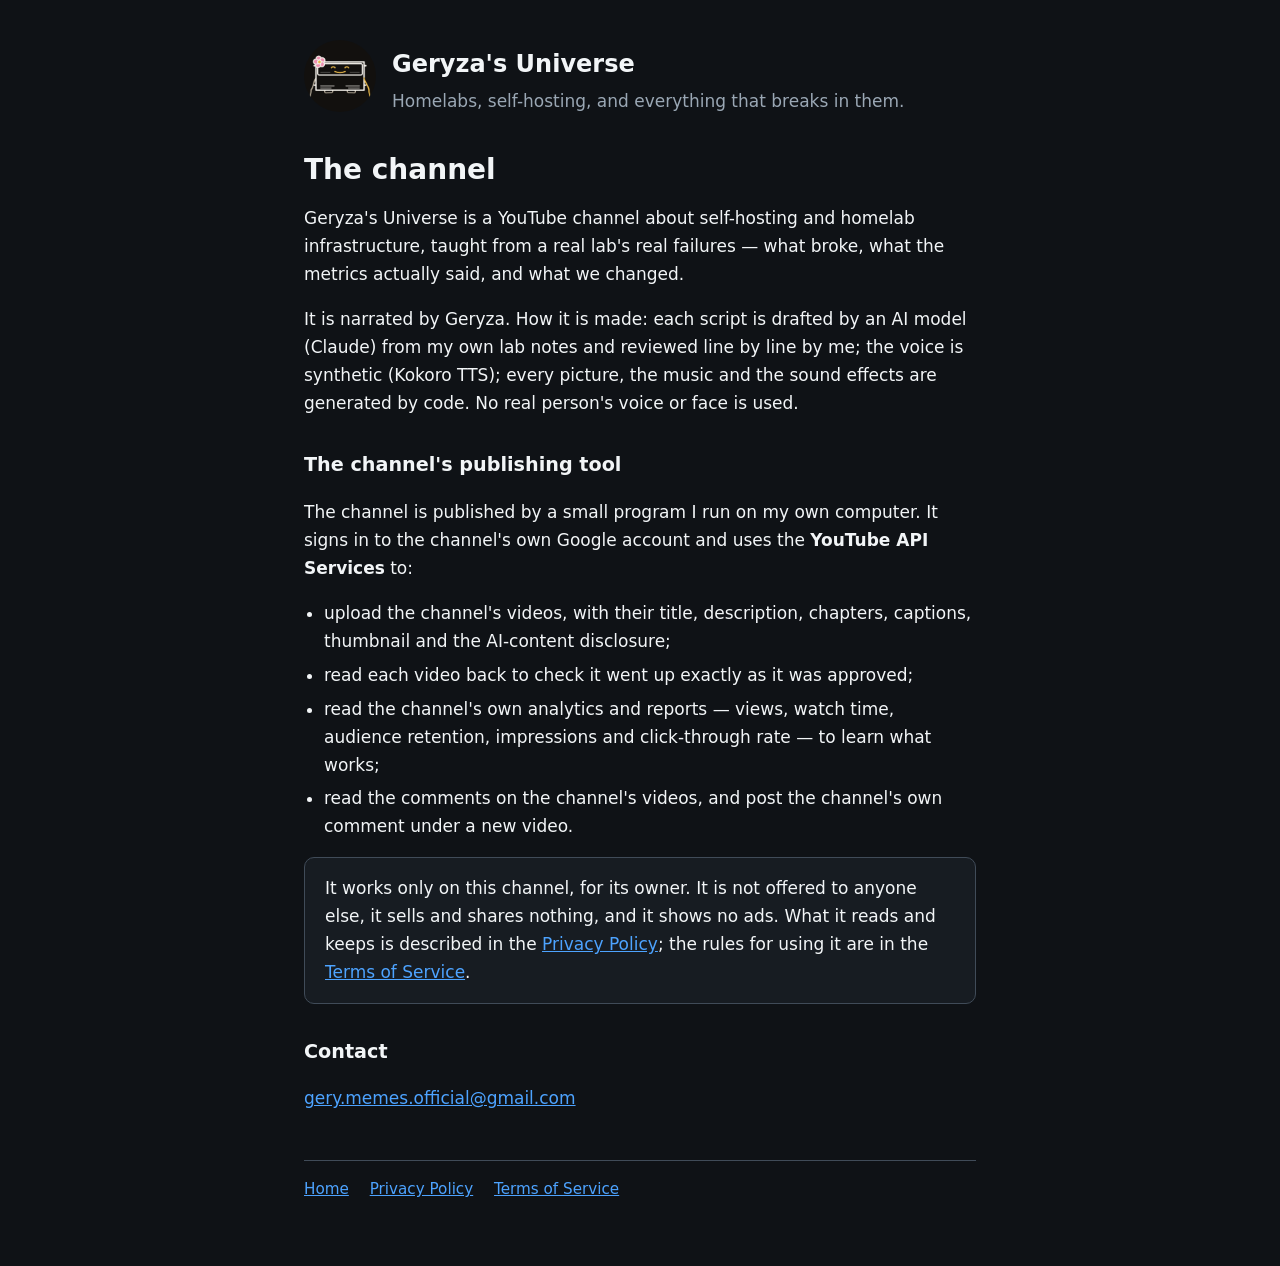
<file: index.html>
<!doctype html>
<html lang="en">
<head>
  <meta charset="utf-8">
  <meta name="viewport" content="width=device-width, initial-scale=1">
  <title>Geryza's Universe</title>
  <meta name="description" content="Geryza's Universe — homelabs, self-hosting, and everything that breaks in them. A YouTube channel, and the tool that publishes it.">
  <link rel="stylesheet" href="style.css">
  <link rel="icon" href="avatar.png" type="image/png">
</head>
<body>
  <header>
    <a href="./"><img src="avatar.png" alt="Geryza, the channel's narrator"></a>
    <div>
      <p class="brand"><a href="./">Geryza's Universe</a></p>
      <p class="tagline">Homelabs, self-hosting, and everything that breaks in them.</p>
    </div>
  </header>

  <main>
    <h1>The channel</h1>
    <p>Geryza's Universe is a YouTube channel about self-hosting and homelab infrastructure, taught from a real lab's
      real failures — what broke, what the metrics actually said, and what we changed.</p>
    <p>It is narrated by Geryza. How it is made: each script is drafted by an AI model (Claude) from my own lab notes
      and reviewed line by line by me; the voice is synthetic (Kokoro TTS); every picture, the music and the sound
      effects are generated by code. No real person's voice or face is used.</p>

    <h2>The channel's publishing tool</h2>
    <p>The channel is published by a small program I run on my own computer. It signs in to the channel's own Google
      account and uses the <strong>YouTube API Services</strong> to:</p>
    <ul>
      <li>upload the channel's videos, with their title, description, chapters, captions, thumbnail and the
        AI-content disclosure;</li>
      <li>read each video back to check it went up exactly as it was approved;</li>
      <li>read the channel's own analytics and reports — views, watch time, audience retention, impressions and
        click-through rate — to learn what works;</li>
      <li>read the comments on the channel's videos, and post the channel's own comment under a new video.</li>
    </ul>
    <p class="card">It works only on this channel, for its owner. It is not offered to anyone else, it sells and shares
      nothing, and it shows no ads. What it reads and keeps is described in the
      <a href="privacy.html">Privacy Policy</a>; the rules for using it are in the <a href="terms.html">Terms of
      Service</a>.</p>

    <h2>Contact</h2>
    <p><a href="mailto:gery.memes.official@gmail.com">gery.memes.official@gmail.com</a></p>
  </main>

  <nav aria-label="Site">
    <a href="./">Home</a>
    <a href="privacy.html">Privacy Policy</a>
    <a href="terms.html">Terms of Service</a>
  </nav>
</body>
</html>
</file>
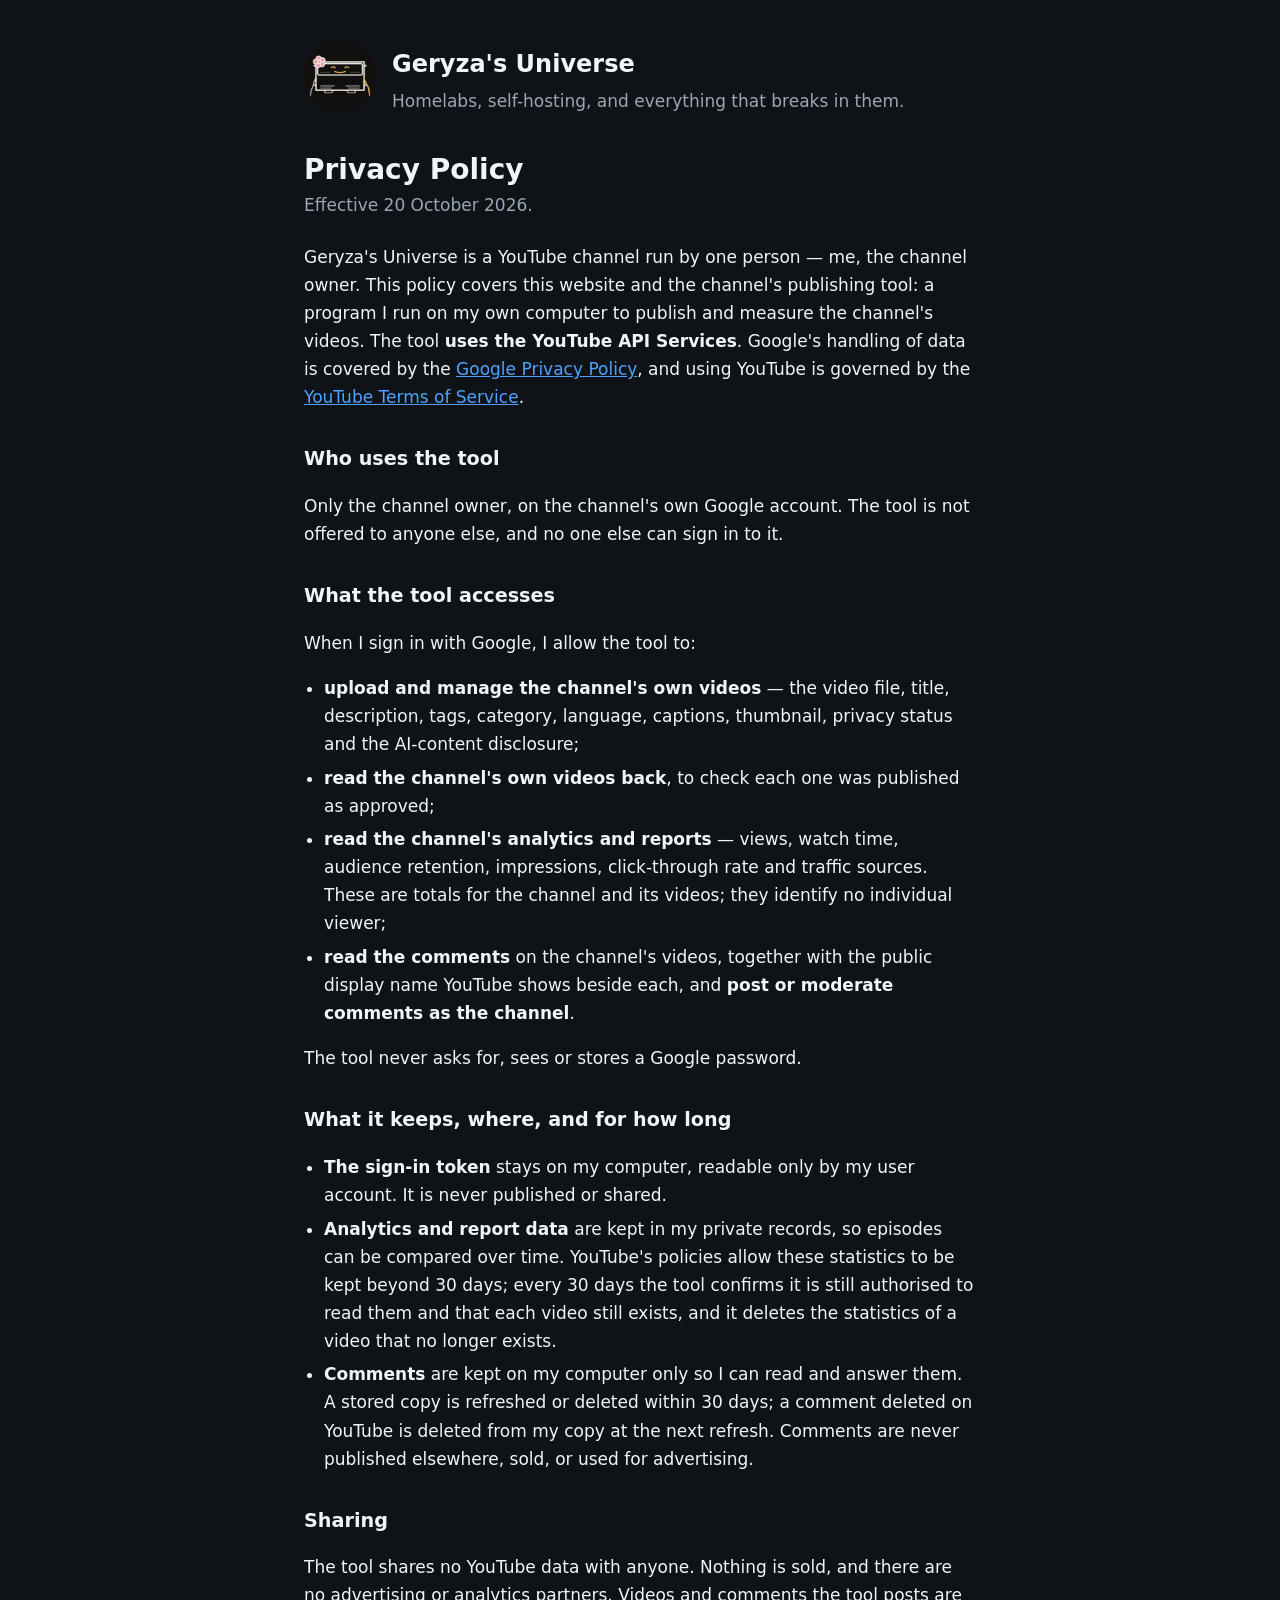
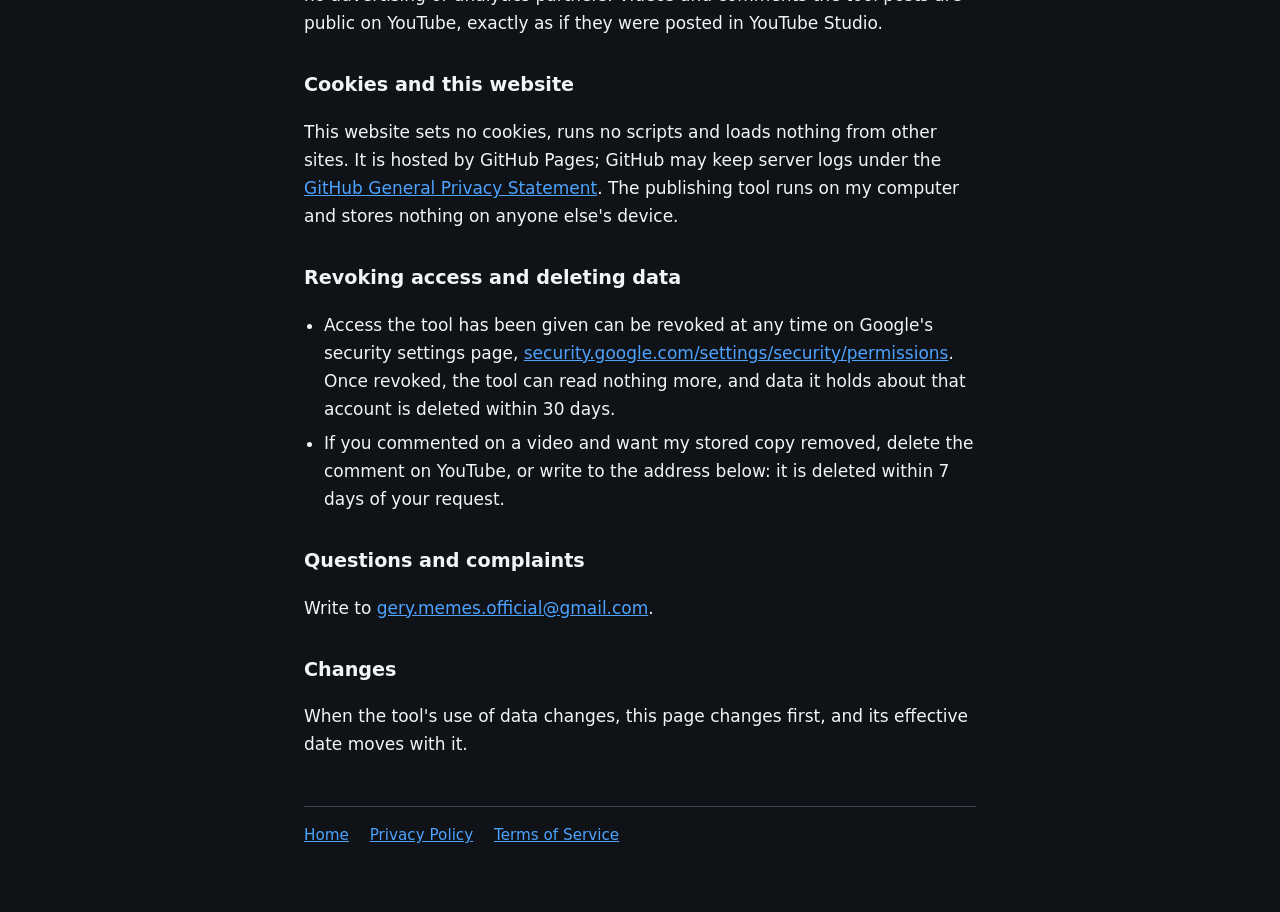
<file: privacy.html>
<!doctype html>
<html lang="en">
<head>
  <meta charset="utf-8">
  <meta name="viewport" content="width=device-width, initial-scale=1">
  <title>Privacy Policy — Geryza's Universe</title>
  <meta name="description" content="What the publishing tool of the YouTube channel Geryza's Universe accesses, keeps and deletes.">
  <link rel="stylesheet" href="style.css">
  <link rel="icon" href="avatar.png" type="image/png">
</head>
<body>
  <header>
    <a href="./"><img src="avatar.png" alt="Geryza, the channel's narrator"></a>
    <div>
      <p class="brand"><a href="./">Geryza's Universe</a></p>
      <p class="tagline">Homelabs, self-hosting, and everything that breaks in them.</p>
    </div>
  </header>

  <main>
    <h1>Privacy Policy</h1>
    <p class="updated">Effective 20 October 2026.</p>

    <p>Geryza's Universe is a YouTube channel run by one person — me, the channel owner. This policy covers this
      website and the channel's publishing tool: a program I run on my own computer to publish and measure the
      channel's videos. The tool <strong>uses the YouTube API Services</strong>. Google's handling of data is covered
      by the <a href="http://www.google.com/policies/privacy">Google Privacy Policy</a>, and using YouTube is governed
      by the <a href="https://www.youtube.com/t/terms">YouTube Terms of Service</a>.</p>

    <h2>Who uses the tool</h2>
    <p>Only the channel owner, on the channel's own Google account. The tool is not offered to anyone else, and no one
      else can sign in to it.</p>

    <h2>What the tool accesses</h2>
    <p>When I sign in with Google, I allow the tool to:</p>
    <ul>
      <li><strong>upload and manage the channel's own videos</strong> — the video file, title, description, tags,
        category, language, captions, thumbnail, privacy status and the AI-content disclosure;</li>
      <li><strong>read the channel's own videos back</strong>, to check each one was published as approved;</li>
      <li><strong>read the channel's analytics and reports</strong> — views, watch time, audience retention,
        impressions, click-through rate and traffic sources. These are totals for the channel and its videos; they
        identify no individual viewer;</li>
      <li><strong>read the comments</strong> on the channel's videos, together with the public display name YouTube
        shows beside each, and <strong>post or moderate comments as the channel</strong>.</li>
    </ul>
    <p>The tool never asks for, sees or stores a Google password.</p>

    <h2>What it keeps, where, and for how long</h2>
    <ul>
      <li><strong>The sign-in token</strong> stays on my computer, readable only by my user account. It is never
        published or shared.</li>
      <li><strong>Analytics and report data</strong> are kept in my private records, so episodes can be compared over
        time. YouTube's policies allow these statistics to be kept beyond 30 days; every 30 days the tool confirms it is
        still authorised to read them and that each video still exists, and it deletes the statistics of a video
        that no longer exists.</li>
      <li><strong>Comments</strong> are kept on my computer only so I can read and answer them. A stored copy is
        refreshed or deleted within 30 days; a comment deleted on YouTube is deleted from my copy at the next refresh.
        Comments are never published elsewhere, sold, or used for advertising.</li>
    </ul>

    <h2>Sharing</h2>
    <p>The tool shares no YouTube data with anyone. Nothing is sold, and there are no advertising or analytics partners.
      Videos and comments the tool posts are public on YouTube, exactly as if they were posted in YouTube Studio.</p>

    <h2>Cookies and this website</h2>
    <p>This website sets no cookies, runs no scripts and loads nothing from other sites. It is hosted by GitHub Pages;
      GitHub may keep server logs under the
      <a href="https://docs.github.com/site-policy/privacy-policies/github-general-privacy-statement">GitHub General
      Privacy Statement</a>. The publishing tool runs on my computer and stores nothing on anyone else's device.</p>

    <h2>Revoking access and deleting data</h2>
    <ul>
      <li>Access the tool has been given can be revoked at any time on Google's security settings page,
        <a href="https://security.google.com/settings/security/permissions">security.google.com/settings/security/permissions</a>.
        Once revoked, the tool can read nothing more, and data it holds about that account is deleted within 30
        days.</li>
      <li>If you commented on a video and want my stored copy removed, delete the comment on YouTube, or write to the
        address below: it is deleted within 7 days of your request.</li>
    </ul>

    <h2>Questions and complaints</h2>
    <p>Write to <a href="mailto:gery.memes.official@gmail.com">gery.memes.official@gmail.com</a>.</p>

    <h2>Changes</h2>
    <p>When the tool's use of data changes, this page changes first, and its effective date moves with it.</p>
  </main>

  <nav aria-label="Site">
    <a href="./">Home</a>
    <a href="privacy.html">Privacy Policy</a>
    <a href="terms.html">Terms of Service</a>
  </nav>
</body>
</html>
</file>
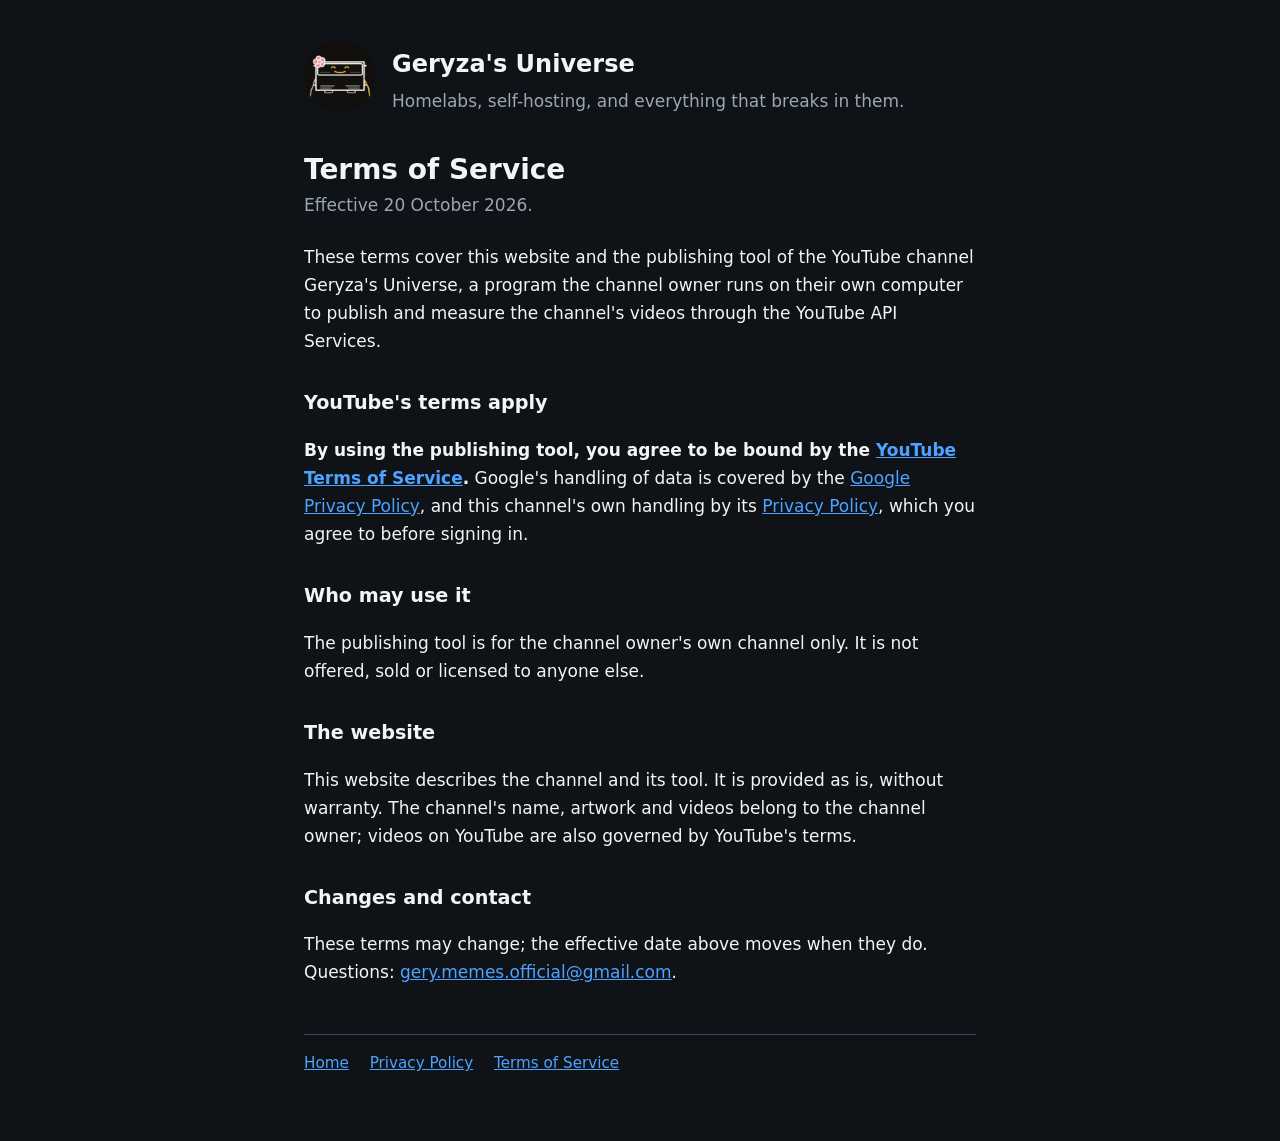
<file: terms.html>
<!doctype html>
<html lang="en">
<head>
  <meta charset="utf-8">
  <meta name="viewport" content="width=device-width, initial-scale=1">
  <title>Terms of Service — Geryza's Universe</title>
  <meta name="description" content="The terms for this website and the publishing tool of the YouTube channel Geryza's Universe.">
  <link rel="stylesheet" href="style.css">
  <link rel="icon" href="avatar.png" type="image/png">
</head>
<body>
  <header>
    <a href="./"><img src="avatar.png" alt="Geryza, the channel's narrator"></a>
    <div>
      <p class="brand"><a href="./">Geryza's Universe</a></p>
      <p class="tagline">Homelabs, self-hosting, and everything that breaks in them.</p>
    </div>
  </header>

  <main>
    <h1>Terms of Service</h1>
    <p class="updated">Effective 20 October 2026.</p>

    <p>These terms cover this website and the publishing tool of the YouTube channel Geryza's Universe, a program the
      channel owner runs on their own computer to publish and measure the channel's videos through the YouTube API
      Services.</p>

    <h2>YouTube's terms apply</h2>
    <p><strong>By using the publishing tool, you agree to be bound by the
      <a href="https://www.youtube.com/t/terms">YouTube Terms of Service</a>.</strong> Google's handling of data is
      covered by the <a href="http://www.google.com/policies/privacy">Google Privacy Policy</a>, and this channel's own
      handling by its <a href="privacy.html">Privacy Policy</a>, which you agree to before signing in.</p>

    <h2>Who may use it</h2>
    <p>The publishing tool is for the channel owner's own channel only. It is not offered, sold or licensed to anyone
      else.</p>

    <h2>The website</h2>
    <p>This website describes the channel and its tool. It is provided as is, without warranty. The channel's name,
      artwork and videos belong to the channel owner; videos on YouTube are also governed by YouTube's terms.</p>

    <h2>Changes and contact</h2>
    <p>These terms may change; the effective date above moves when they do. Questions:
      <a href="mailto:gery.memes.official@gmail.com">gery.memes.official@gmail.com</a>.</p>
  </main>

  <nav aria-label="Site">
    <a href="./">Home</a>
    <a href="privacy.html">Privacy Policy</a>
    <a href="terms.html">Terms of Service</a>
  </nav>
</body>
</html>
</file>
<file: style.css>
/* Geryza's Universe — the channel's palette (the same values the videos are drawn with). No web fonts, no external requests. */
:root {
  --bg: #0f1216;
  --bg-elevated: #171c22;
  --rule: #404b58;
  --fg: #f2f5f7;
  --fg-muted: #9aa7b4;
  --accent: #4da3ff;
  --blossom: #f28db2;
}

* { box-sizing: border-box; }

html { background: var(--bg); color: var(--fg); }

body {
  margin: 0 auto;
  max-width: 44rem;
  padding: 2.5rem 1rem 4rem;
  font: 1.0625rem/1.65 system-ui, -apple-system, "Segoe UI", Roboto, "Helvetica Neue", Arial, sans-serif;
}

header { display: flex; align-items: center; gap: 1rem; margin-bottom: 2rem; }
header img { width: 72px; height: 72px; border-radius: 50%; background: var(--bg-elevated); }
header a { color: inherit; text-decoration: none; }
.brand { font-size: 1.5rem; font-weight: 700; margin: 0; }
.tagline { color: var(--fg-muted); margin: 0.1rem 0 0; }

h1 { font-size: 1.75rem; line-height: 1.25; margin: 0 0 0.25rem; }
h2 { font-size: 1.2rem; margin: 2rem 0 0.5rem; }
.updated { color: var(--fg-muted); margin: 0 0 1.5rem; }

a { color: var(--accent); }
a:focus-visible { outline: 2px solid var(--blossom); outline-offset: 2px; }

ul { padding-left: 1.25rem; }
li { margin: 0.35rem 0; }

.card { background: var(--bg-elevated); border: 1px solid var(--rule); border-radius: 10px; padding: 1rem 1.25rem; }

nav, footer { border-top: 1px solid var(--rule); margin-top: 3rem; padding-top: 1rem; color: var(--fg-muted); font-size: 0.95rem; }
nav a, footer a { margin-right: 1rem; }
</file>
